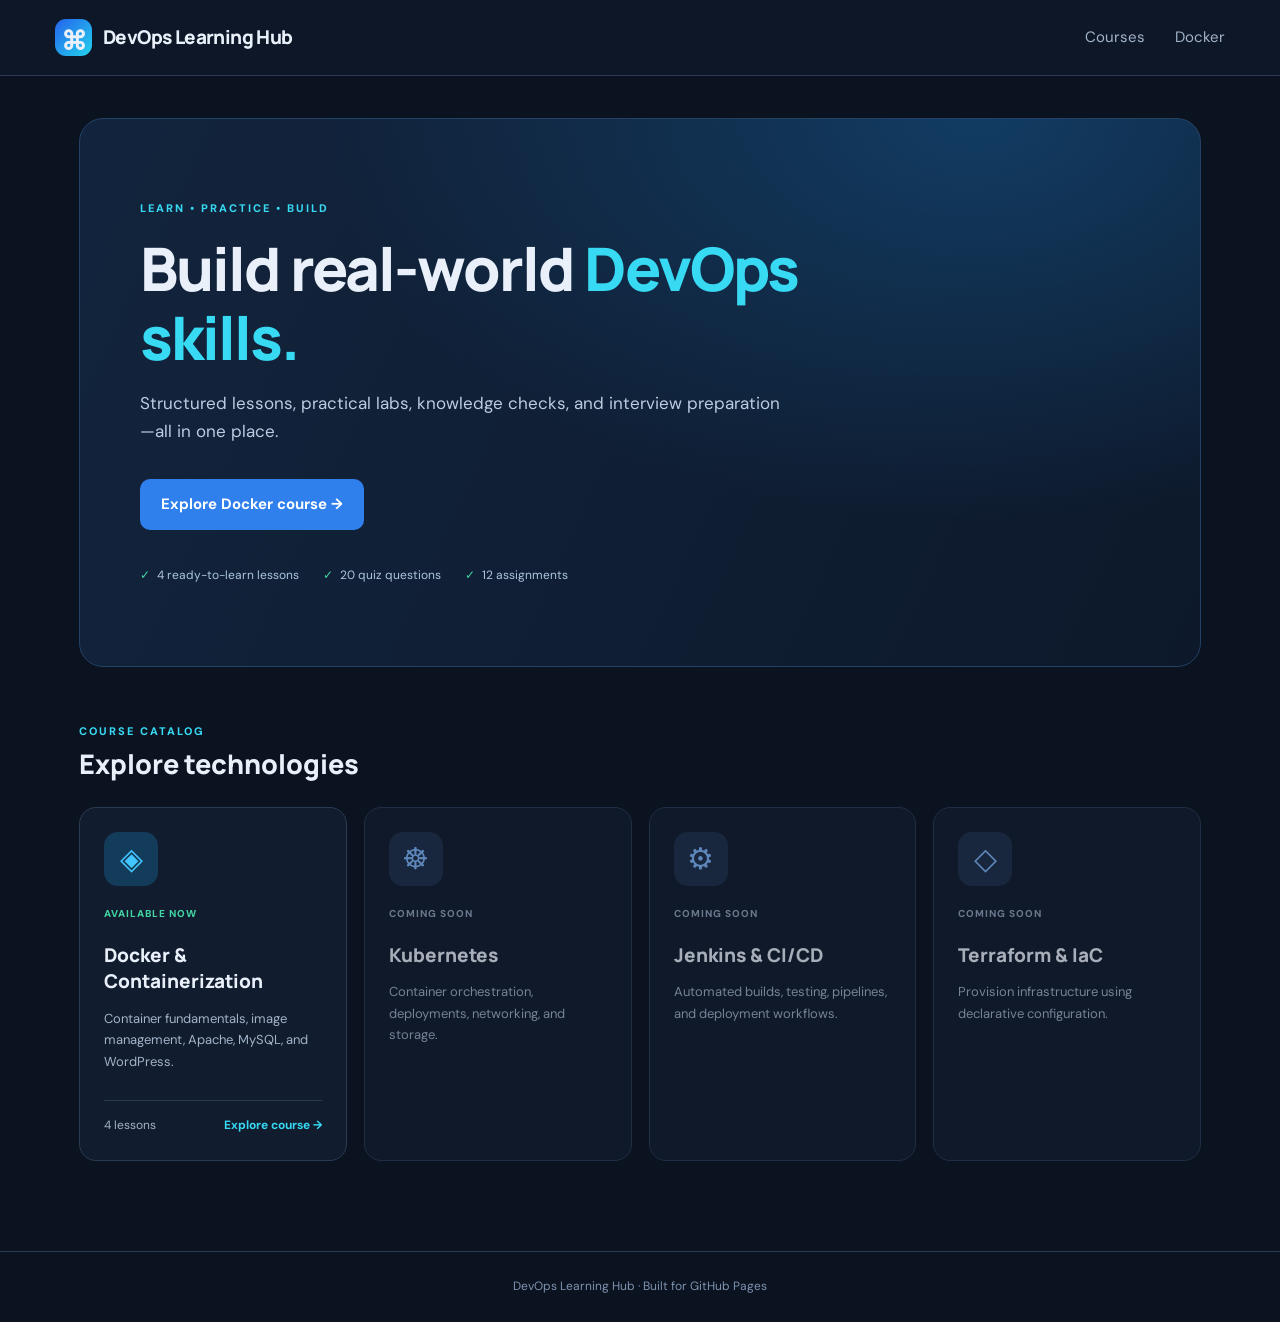
<file: index.html>
<!doctype html><html lang="en"><head><meta charset="utf-8"><meta name="viewport" content="width=device-width,initial-scale=1"><meta name="theme-color" content="#0b1220"><title>DevOps Learning Hub</title><link rel="stylesheet" href="assets/css/style.css"></head><body><header class="topbar"><a class="brand" href="index.html"><span class="brand-icon">⌘</span> DevOps Learning Hub</a><nav><a href="index.html">Courses</a><a href="course.html?course=docker">Docker</a></nav></header><main class="wrap"><section class="hero"><div class="eyebrow">LEARN • PRACTICE • BUILD</div><h1>Build real-world <em>DevOps skills.</em></h1><p>Structured lessons, practical labs, knowledge checks, and interview preparation—all in one place.</p><a class="btn primary" href="course.html?course=docker">Explore Docker course →</a><div class="hero-stats"><span>4 ready-to-learn lessons</span><span>20 quiz questions</span><span>12 assignments</span></div></section><div class="section-heading"><div><div class="eyebrow">COURSE CATALOG</div><h2>Explore technologies</h2></div></div><section class="course-grid"><a class="course-card available" href="course.html?course=docker"><div class="course-icon docker">◈</div><span class="tag">AVAILABLE NOW</span><h3>Docker & Containerization</h3><p>Container fundamentals, image management, Apache, MySQL, and WordPress.</p><div class="course-foot"><span>4 lessons</span><strong>Explore course →</strong></div></a><div class="course-card soon"><div class="course-icon">☸</div><span class="tag muted">COMING SOON</span><h3>Kubernetes</h3><p>Container orchestration, deployments, networking, and storage.</p></div><div class="course-card soon"><div class="course-icon">⚙</div><span class="tag muted">COMING SOON</span><h3>Jenkins & CI/CD</h3><p>Automated builds, testing, pipelines, and deployment workflows.</p></div><div class="course-card soon"><div class="course-icon">◇</div><span class="tag muted">COMING SOON</span><h3>Terraform & IaC</h3><p>Provision infrastructure using declarative configuration.</p></div></section></main><footer>DevOps Learning Hub · Built for GitHub Pages</footer></body></html>
</file>
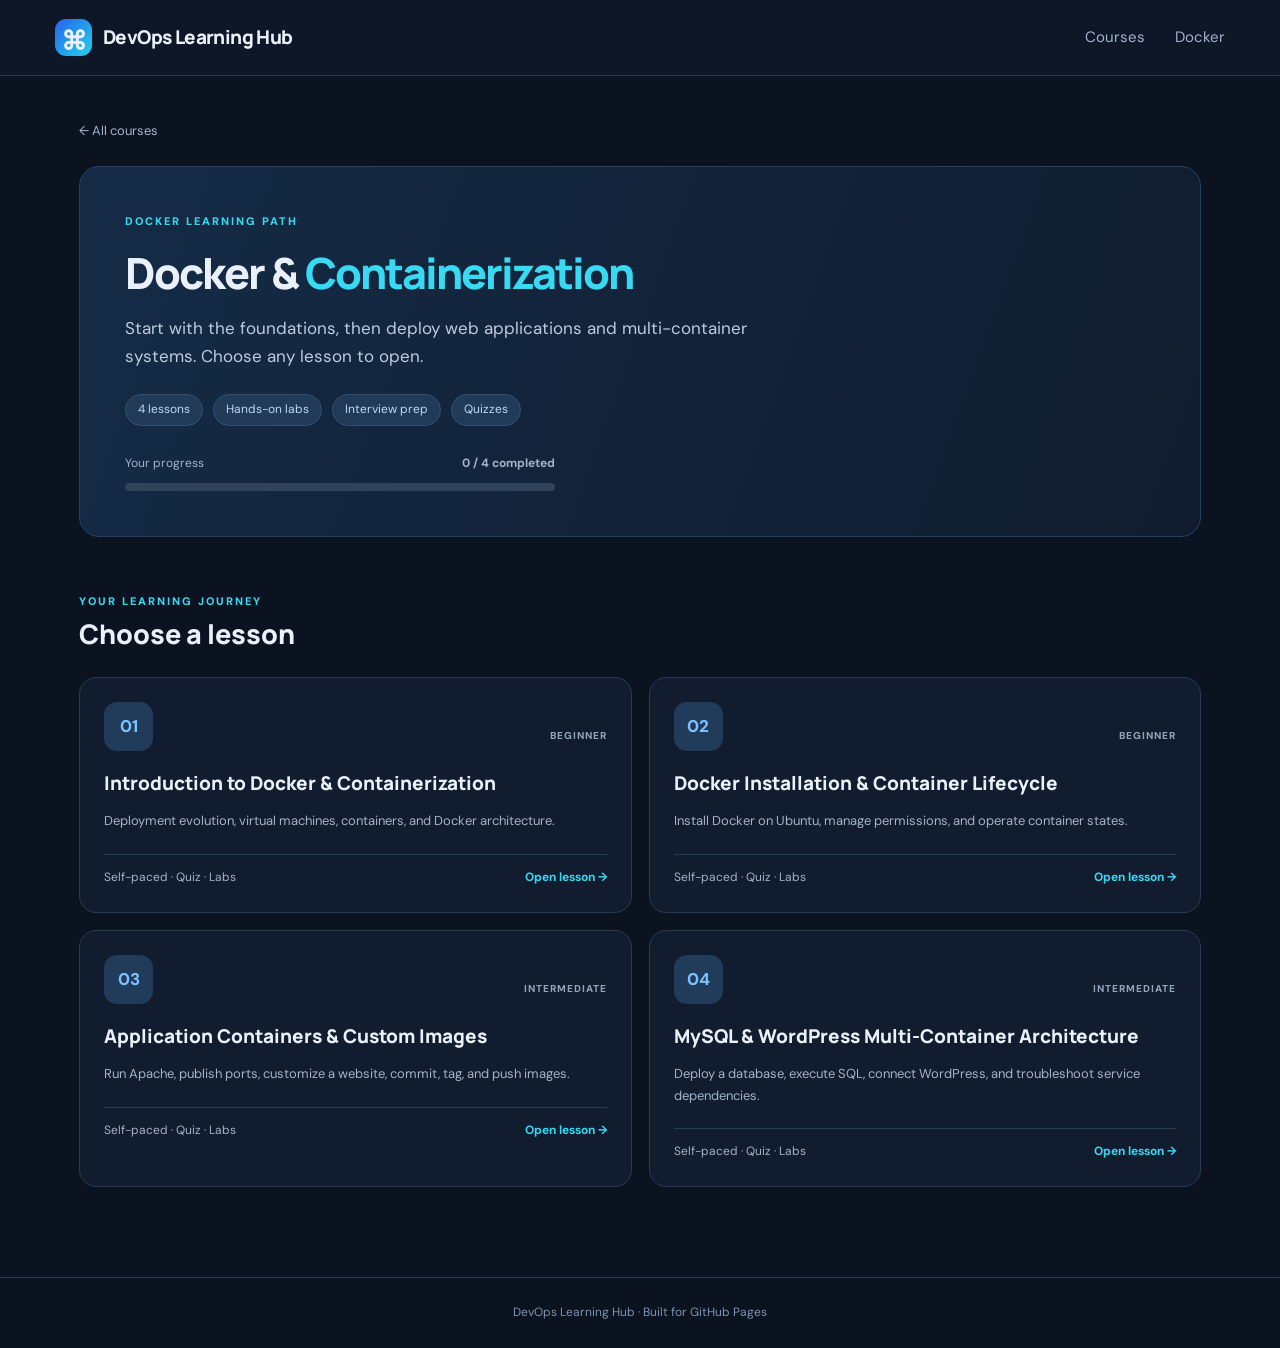
<file: course.html>
<!doctype html><html lang="en"><head><meta charset="utf-8"><meta name="viewport" content="width=device-width,initial-scale=1"><title>Docker Course | DevOps Learning Hub</title><link rel="stylesheet" href="assets/css/style.css"></head><body><header class="topbar"><a class="brand" href="index.html"><span class="brand-icon">⌘</span> DevOps Learning Hub</a><nav><a href="index.html">Courses</a><a href="course.html?course=docker" aria-current="page">Docker</a></nav></header><main class="wrap"><a class="back" href="index.html">← All courses</a><section class="course-hero"><div class="eyebrow">DOCKER LEARNING PATH</div><h1>Docker & <em>Containerization</em></h1><p>Start with the foundations, then deploy web applications and multi-container systems. Choose any lesson to open.</p><div class="pills"><span>4 lessons</span><span>Hands-on labs</span><span>Interview prep</span><span>Quizzes</span></div><div class="progress-wrap"><div class="progress-text"><span>Your progress</span><strong id="courseProgress">0 / 4 completed</strong></div><div class="progress"><div id="progressBar"></div></div></div></section><div class="section-heading"><div><div class="eyebrow">YOUR LEARNING JOURNEY</div><h2>Choose a lesson</h2></div></div><div id="lessonCards" class="lesson-grid"><p>Loading lessons…</p></div></main><footer>DevOps Learning Hub · Built for GitHub Pages</footer><script src="assets/js/app.js" defer></script></body></html>
</file>
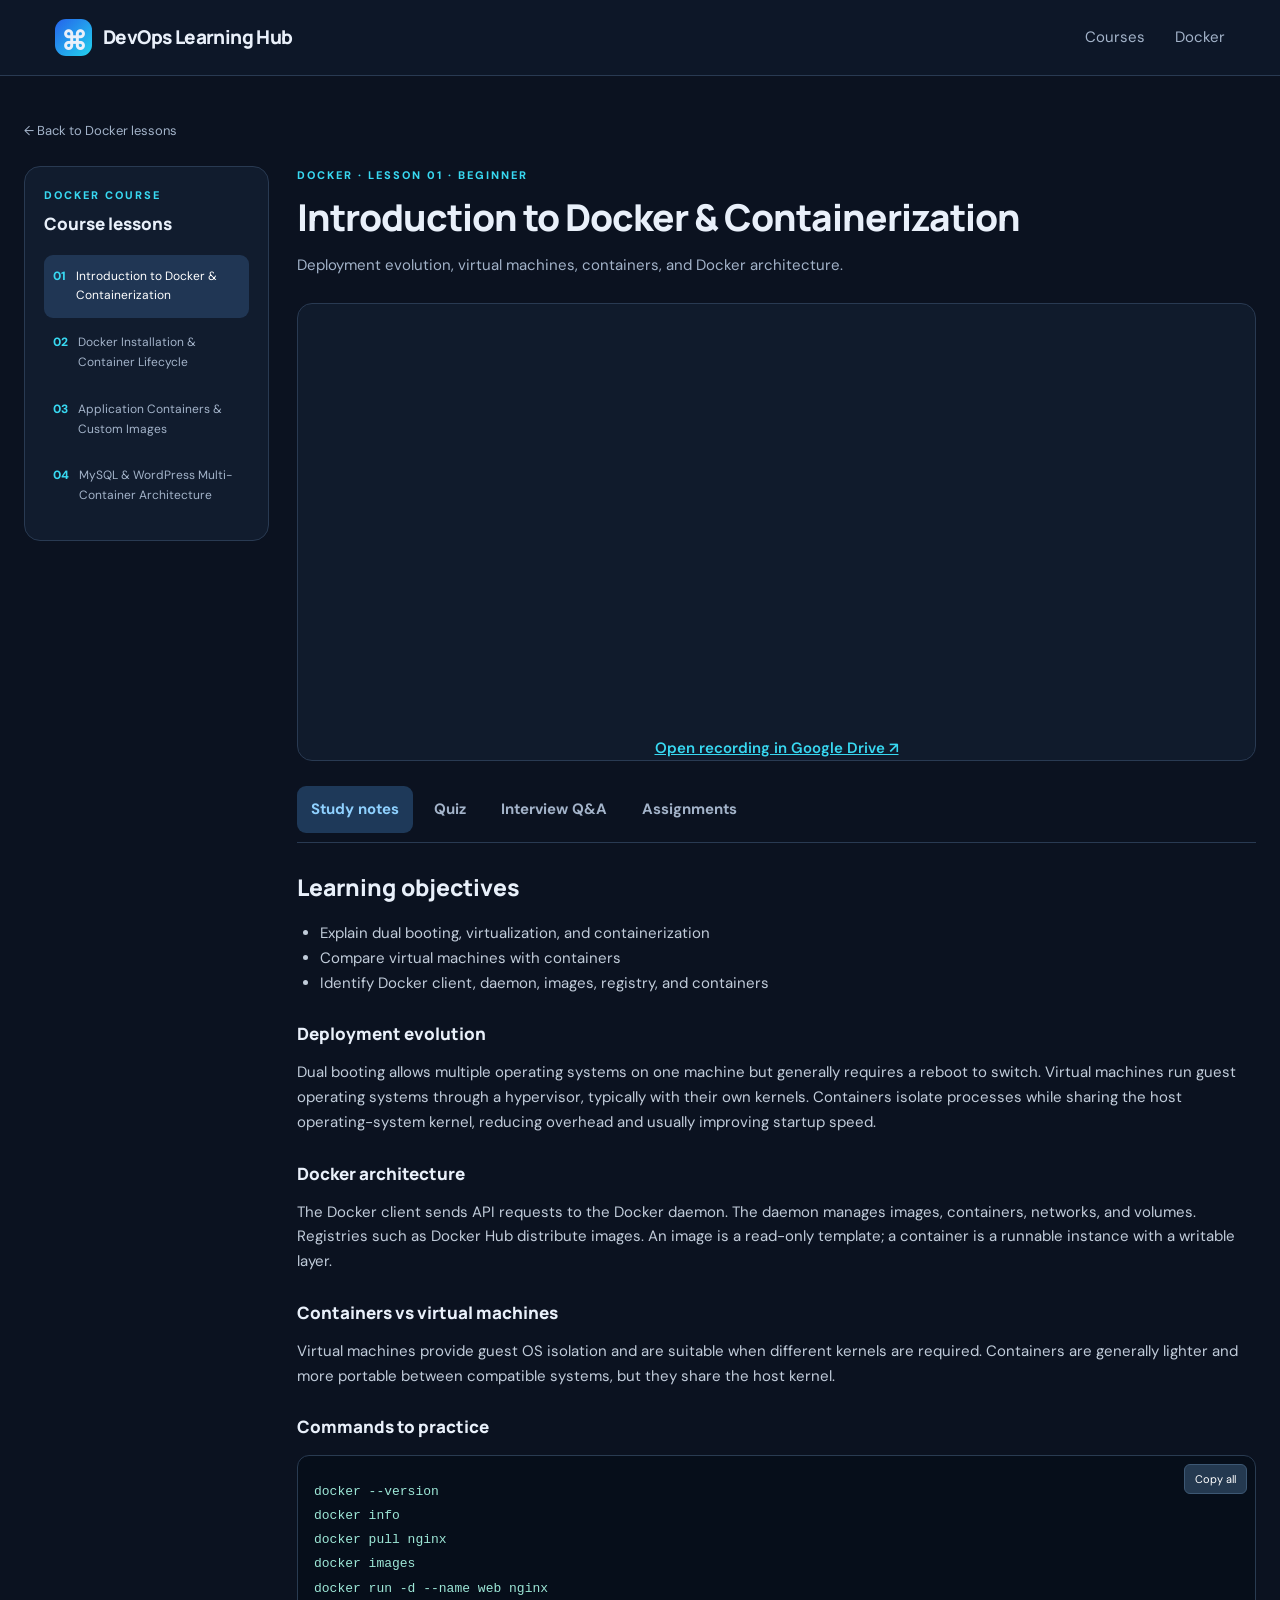
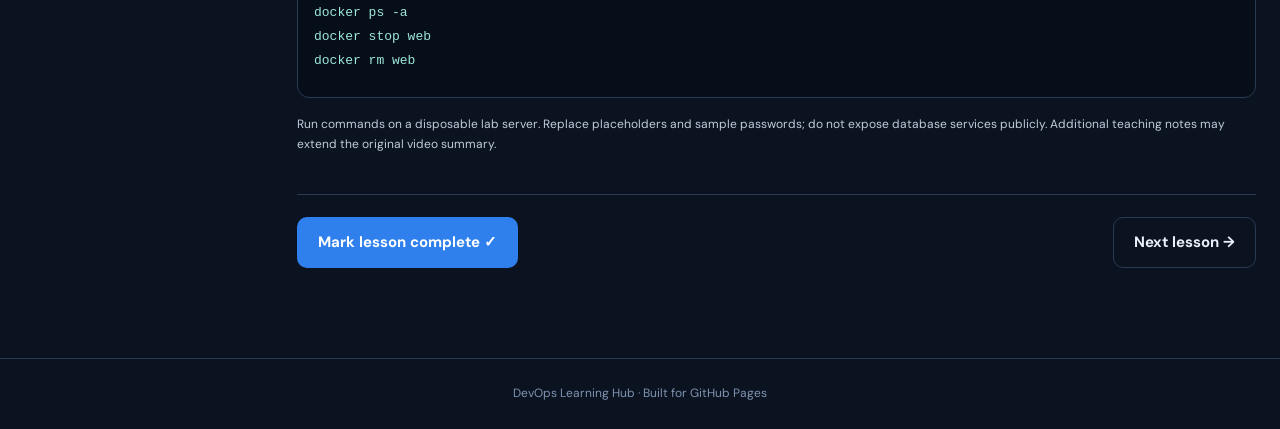
<file: lesson.html>
<!doctype html><html lang="en"><head><meta charset="utf-8"><meta name="viewport" content="width=device-width,initial-scale=1"><title>Docker Lesson | DevOps Learning Hub</title><link rel="stylesheet" href="assets/css/style.css"></head><body><header class="topbar"><a class="brand" href="index.html"><span class="brand-icon">⌘</span> DevOps Learning Hub</a><nav><a href="index.html">Courses</a><a href="course.html?course=docker">Docker</a></nav></header><main class="wrap lesson-wrap"><a class="back" href="course.html?course=docker">← Back to Docker lessons</a><div class="lesson-layout"><aside class="lesson-sidebar"><div class="eyebrow">DOCKER COURSE</div><h3>Course lessons</h3><div id="sidebarLessons"></div></aside><article class="lesson-main"><div id="lessonHeader"></div><div id="videoBox" class="video-box"></div><div class="tabbar" role="tablist" aria-label="Lesson sections"><button class="tab active" data-tab="notes" role="tab" aria-selected="true">Study notes</button><button class="tab" data-tab="quiz" role="tab" aria-selected="false">Quiz</button><button class="tab" data-tab="interview" role="tab" aria-selected="false">Interview Q&A</button><button class="tab" data-tab="labs" role="tab" aria-selected="false">Assignments</button></div><section id="tabContent" class="tab-content" aria-live="polite"></section><div class="lesson-actions"><button id="completeBtn" class="btn primary">Mark lesson complete ✓</button><a id="nextLesson" class="btn outline" href="#">Next lesson →</a></div></article></div></main><footer>DevOps Learning Hub · Built for GitHub Pages</footer><script src="assets/js/app.js" defer></script></body></html>
</file>
<file: assets/css/style.css>
@import url('https://fonts.googleapis.com/css2?family=DM+Sans:wght@400;500;600;700;800&family=Manrope:wght@400;500;600;700;800&display=swap');:root{--bg:#0b1220;--panel:#111c2e;--panel2:#17243a;--line:#293a52;--text:#e9f0fa;--muted:#a3b3c9;--blue:#60a5fa;--cyan:#38d9f2;--green:#42d6a4}*{box-sizing:border-box}body{margin:0;background:var(--bg);color:var(--text);font:15px/1.65 'DM Sans',sans-serif}a{color:inherit;text-decoration:none}button{font:inherit;cursor:pointer}button:focus-visible,a:focus-visible,input:focus-visible{outline:3px solid var(--cyan);outline-offset:3px}.topbar{height:76px;border-bottom:1px solid var(--line);display:flex;justify-content:space-between;align-items:center;padding:0 max(24px,calc((100vw - 1170px)/2));background:#0d1728}.brand{font-family:Manrope,sans-serif;font-weight:800;font-size:19px;letter-spacing:-.6px;display:flex;gap:11px;align-items:center}.brand-icon{display:grid;place-items:center;width:37px;height:37px;background:linear-gradient(135deg,#2563eb,#22d3ee);border-radius:11px;font-size:26px}.topbar nav{display:flex;gap:30px;color:var(--muted)}.topbar nav a:hover,.back:hover{color:var(--cyan)}.wrap{max-width:1170px;margin:auto;padding:42px 24px 90px}.hero{padding:80px 60px;border:1px solid #244266;border-radius:24px;background:radial-gradient(ellipse at 80% 0%,#123c63 0,transparent 52%),linear-gradient(115deg,#12243d,#0d192b);min-height:405px}.eyebrow{color:var(--cyan);font-weight:800;font-size:11px;letter-spacing:2px}.hero h1,.course-hero h1{font:800 clamp(36px,5vw,60px)/1.15 Manrope,sans-serif;letter-spacing:-2px;max-width:750px;margin:17px 0}.hero em,.course-hero em{color:var(--cyan);font-style:normal}.hero p,.course-hero p{max-width:640px;color:#bdcce0;font-size:17px}.btn{border-radius:10px;padding:12px 20px;border:1px solid transparent;font-weight:700;display:inline-flex;align-items:center;justify-content:center;gap:8px}.primary{background:#2f80ed;color:white}.primary:hover{background:#1f6bd5}.outline{border-color:var(--line);background:transparent;color:var(--text)}.outline:hover{border-color:var(--blue)}.hero .btn{margin-top:17px}.hero-stats{display:flex;gap:24px;flex-wrap:wrap;color:#adc6df;font-size:12px;margin-top:36px}.hero-stats span:before{content:'✓';color:var(--green);margin-right:7px}.section-heading{display:flex;justify-content:space-between;margin:55px 0 20px}.section-heading h2{font:800 27px Manrope;margin:5px 0}.course-grid{display:grid;grid-template-columns:repeat(4,minmax(0,1fr));gap:17px}.course-card,.lesson-card{border:1px solid var(--line);border-radius:17px;padding:24px;background:var(--panel);transition:transform .2s,border-color .2s}.course-card.available:hover,.lesson-card:hover{transform:translateY(-4px);border-color:#4387d6}.course-card h3{font:800 19px/1.4 Manrope;margin:17px 0 8px}.course-card p,.lesson-card p{color:var(--muted);font-size:13px}.course-icon{display:grid;place-items:center;background:#20314b;color:#82bbff;width:54px;height:54px;border-radius:14px;font-size:30px}.docker{background:#123c5a;color:#43c5ff}.tag{display:inline-block;color:var(--green);font-size:10px;font-weight:800;letter-spacing:1px;margin-top:20px}.tag.muted{color:#93a4bb}.soon{opacity:.7}.course-foot{display:flex;justify-content:space-between;align-items:center;margin-top:28px;padding-top:15px;border-top:1px solid var(--line);font-size:12px;color:var(--muted)}.course-foot strong{color:var(--cyan)}.back{display:inline-block;color:var(--muted);font-size:13px;margin-bottom:25px}.course-hero{border:1px solid #244266;border-radius:20px;background:linear-gradient(110deg,#152b46,#101c2e);padding:45px}.course-hero h1{font-size:43px}.pills{display:flex;flex-wrap:wrap;gap:10px;margin-top:24px}.pills span{background:#213a58;color:#bbd8f6;border:1px solid #345171;border-radius:30px;padding:5px 12px;font-size:12px}.progress-wrap{max-width:430px;margin-top:28px}.progress-text{display:flex;justify-content:space-between;font-size:12px;color:var(--muted);margin-bottom:9px}.progress{height:8px;background:#30435a;border-radius:8px;overflow:hidden}.progress div{height:100%;width:0;background:linear-gradient(90deg,#2584ed,#36d5c7);transition:width .2s}.lesson-grid{display:grid;grid-template-columns:repeat(2,minmax(0,1fr));gap:17px}.lesson-card{display:block}.lesson-top{display:flex;justify-content:space-between;align-items:center}.lesson-number{display:grid;place-items:center;width:49px;height:49px;border-radius:13px;background:#213b5b;color:#7dc1ff;font-weight:800;font-size:17px}.lesson-card h3{font:800 19px/1.45 Manrope;margin:19px 0 8px}.lesson-meta{display:flex;justify-content:space-between;align-items:center;border-top:1px solid var(--line);margin-top:22px;padding-top:13px;font-size:12px;color:var(--muted)}.lesson-meta strong{color:var(--cyan)}.lesson-wrap{max-width:1280px}.lesson-layout{display:grid;grid-template-columns:245px minmax(0,1fr);gap:28px;align-items:start}.lesson-sidebar{background:var(--panel);border:1px solid var(--line);border-radius:16px;padding:19px;position:sticky;top:20px}.lesson-sidebar h3{font:800 17px Manrope;margin:7px 0 20px}.sidebar-link{display:flex;gap:10px;padding:12px 9px;border-radius:9px;color:var(--muted);font-size:12px;margin:3px 0}.sidebar-link:hover,.sidebar-link.active{background:#203654;color:white}.sidebar-link span{color:var(--cyan);font-weight:800}.lesson-main{min-width:0}.lesson-main h1{font:800 clamp(27px,3vw,37px)/1.25 Manrope;margin:9px 0 13px;letter-spacing:-1px}.intro{color:var(--muted);margin:0 0 24px}.video-box{background:#101b2c;border:1px solid var(--line);border-radius:15px;min-height:245px;display:flex;align-items:center;justify-content:center;flex-direction:column;text-align:center;overflow:hidden;margin:25px 0}.video-box .play{font-size:43px;color:#67baff}.video-box p{color:var(--muted);margin:0 20px 15px}.video-box a{color:var(--cyan)}.video-box iframe{width:100%;height:420px;border:0}.tabbar{display:flex;gap:7px;overflow:auto;border-bottom:1px solid var(--line);padding-bottom:9px}.tab{white-space:nowrap;border:0;background:transparent;color:var(--muted);padding:11px 14px;border-radius:9px;font-weight:700}.tab.active{background:#1e3959;color:#8fd1ff}.tab-content{padding:28px 0;min-height:240px}.tab-content h2{font:800 23px Manrope;margin:0 0 18px}.tab-content h3{font:800 17px Manrope;margin:27px 0 9px}.tab-content p,.tab-content li{color:#c1ccda}.tab-content ul{padding-left:23px}.code-wrap{position:relative;margin:17px 0}.code-wrap pre{background:#060e1a;border:1px solid #293b51;border-radius:12px;padding:24px 16px;overflow:auto;color:#9de7d7;font:13px/1.85 ui-monospace,SFMono-Regular,Consolas,monospace}.copy-btn{position:absolute;top:9px;right:9px;background:#243950;border:1px solid #3d5874;color:white;border-radius:6px;padding:5px 10px;font-size:11px}.info-card,.qa-card,.assignment-card{background:var(--panel);border:1px solid var(--line);border-radius:12px;padding:20px;margin-bottom:13px}.info-card h3{margin:0 0 8px}.quiz-option{display:block;padding:10px 13px;border:1px solid var(--line);border-radius:8px;margin:9px 0;cursor:pointer}.quiz-option:has(input:checked){border-color:var(--blue);background:#1c3553}.quiz-option input{margin-right:10px;accent-color:var(--blue)}.feedback{padding:10px 12px;border-radius:8px;background:#1c3144;margin-top:12px;color:#c7e8ff;font-size:13px}.score{background:#173b36;border:1px solid #2b7663;border-radius:12px;padding:18px;margin:20px 0}.qa-card summary{cursor:pointer;font-weight:700}.qa-card p{margin-bottom:0}.assignment-card label{display:flex;gap:10px;align-items:center;font-weight:800}.assignment-card input{accent-color:var(--green);width:17px;height:17px}.assignment-card p{margin-bottom:0}.lesson-actions{display:flex;gap:12px;flex-wrap:wrap;justify-content:space-between;border-top:1px solid var(--line);padding-top:22px}.note{color:var(--muted);font-size:12px}.hidden{display:none!important}footer{text-align:center;border-top:1px solid var(--line);padding:25px;color:#7f94b0;font-size:12px}@media(max-width:900px){.course-grid{grid-template-columns:repeat(2,1fr)}.lesson-layout{grid-template-columns:1fr}.lesson-sidebar{position:static}.lesson-sidebar #sidebarLessons{display:grid;grid-template-columns:repeat(2,1fr)}.hero{padding:50px 32px}}@media(max-width:580px){.topbar{height:68px;padding:0 16px}.brand{font-size:14px}.topbar nav{gap:13px;font-size:12px}.wrap{padding:24px 16px 65px}.hero{padding:38px 24px;min-height:0}.hero h1{letter-spacing:-1px}.course-grid,.lesson-grid{grid-template-columns:1fr}.course-hero{padding:28px 22px}.course-hero h1{font-size:33px}.lesson-sidebar #sidebarLessons{grid-template-columns:1fr}.tab{font-size:12px;padding:10px}.video-box iframe{height:240px}}
/* Recording fallback for students whose Drive permissions block embedding */
.recording-link{display:inline-block;margin:12px auto 0;color:#93c5fd;text-decoration:underline;font-weight:600}
</file>
